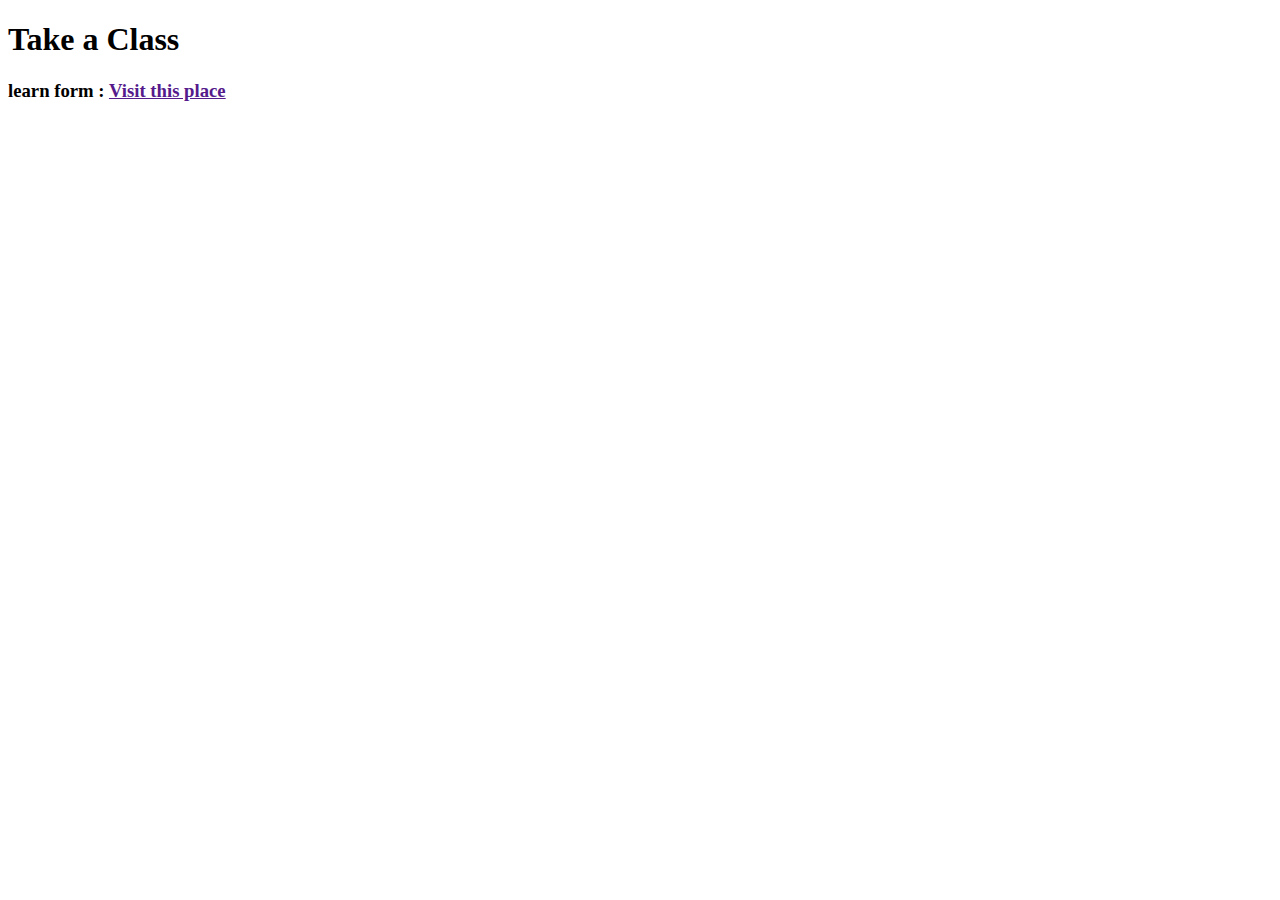
<file: api2/index.html>
<!DOCTYPE html>
<html lang="en">
  <head>
    <meta charset="UTF-8" />
    <meta name="viewport" content="width=device-width, initial-scale=1.0" />
    <title>fun with api</title>
  </head>
  <body>
    <h1 id="activity">Take a Class</h1>
    <h3>
      learn form :
      <a id="activity" href="">Visit this place</a>
    </h3>

    <script src="app.js"></script>
  </body>
</html>
</file>
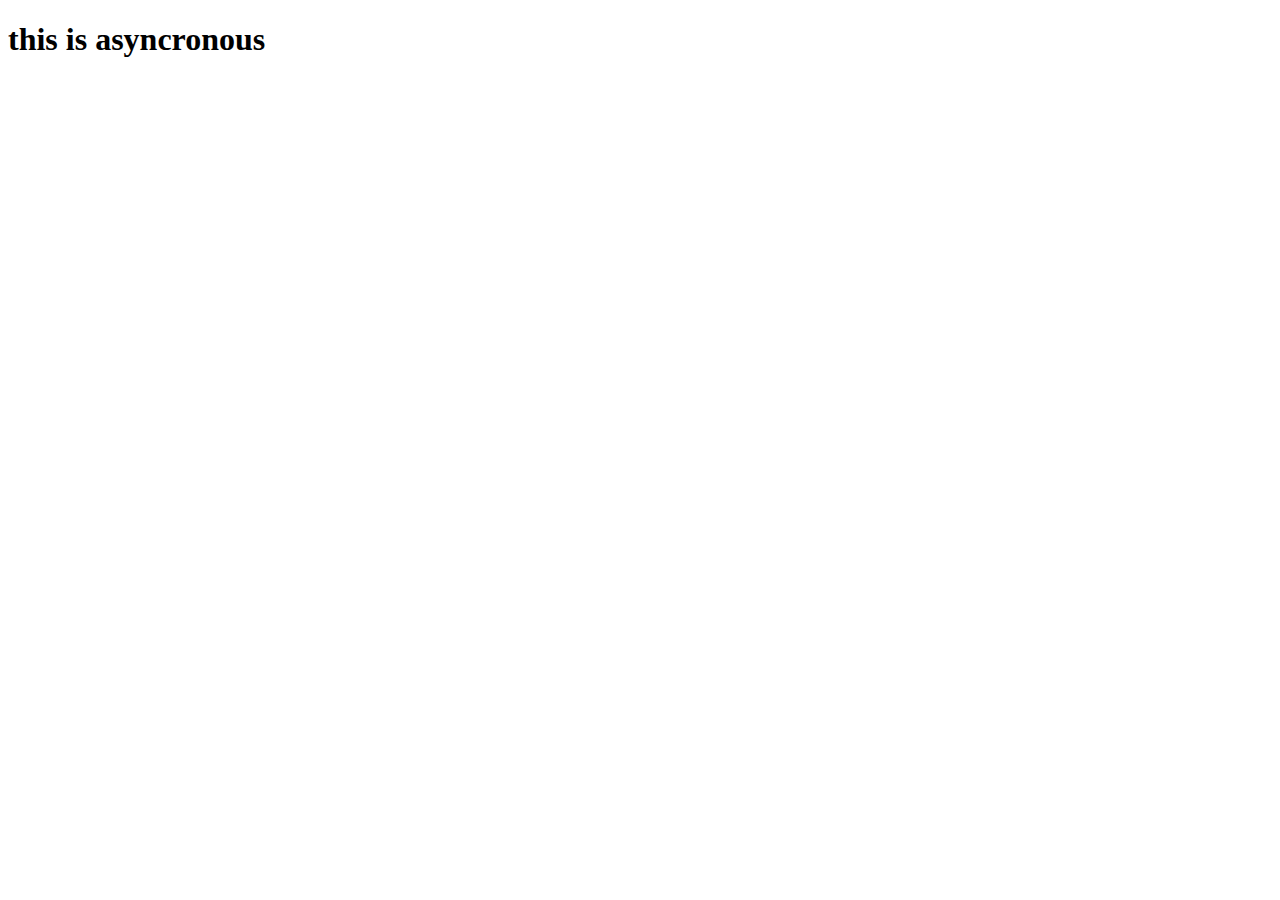
<file: async-await/index.html>
<!DOCTYPE html>
<html lang="en">
  <head>
    <meta charset="UTF-8" />
    <meta name="viewport" content="width=device-width, initial-scale=1.0" />
    <title>Document</title>
  </head>
  <body>
    <h1>this is asyncronous</h1>
    <ul id="my-list"></ul>

    <script src="./async.js"></script>
  </body>
</html>
</file>
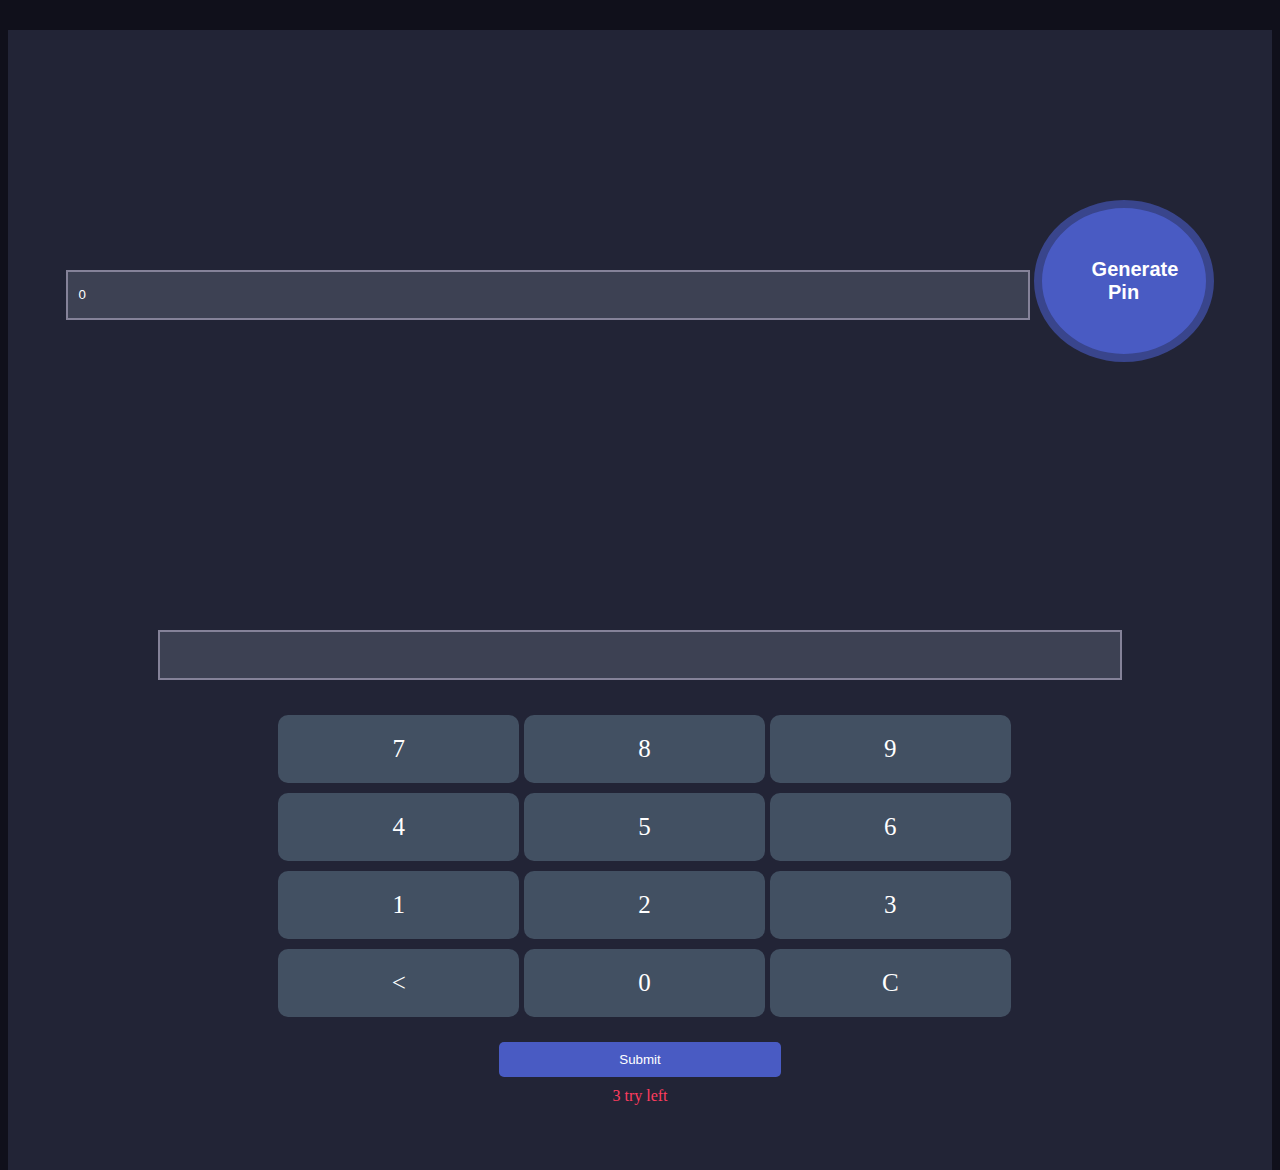
<file: pinMatcher/index.html>
<!DOCTYPE html>
<html lang="en">
<head>
    <meta charset="UTF-8">
    <meta name="viewport" content="width=device-width, initial-scale=1.0">
    <title>Pin Generator</title>
    <link rel="stylesheet" href="https://stackpath.bootstrapcdn.com/bootstrap/4.5.0/css/bootstrap.min.css" integrity="sha384-9aIt2nRpC12Uk9gS9baDl411NQApFmC26EwAOH8WgZl5MYYxFfc+NcPb1dKGj7Sk" crossorigin="anonymous">
    <link rel="stylesheet" href="style.css">
</head>
<body>
    <div class="container">
        <div class="row">
            <div class="col-md-6">
                <div class="pin-generator half-width">
                    <input id="show-pin" class="form-control" type="text" value="0">
                    <button onclick="genaratedPin()" class="generate-btn">Generate Pin</button>
                </div>
            </div>
            <div class="col-md-6">
                <div class="input-section half-width">
                    <input id="typed-pin" class="form-control" type="text">
                    <div class="numbers">
                        <div id="digits-container" class="calc-body">
                            <div class="calc-button-row">
                              <div class="button">7</div>
                              <div class="button">8</div>
                              <div class="button">9</div>
                            </div>
                            <div class="calc-button-row">
                              <div class="button">4</div>
                              <div class="button">5</div>
                              <div class="button">6</div>
                            </div>
                            <div class="calc-button-row">
                              <div class="button">1</div>
                              <div class="button">2</div>
                              <div class="button">3</div>
                            </div>
                            <div class="calc-button-row">
                                <div class="button"><</div>
                                <div class="button">0</div>
                                <div class="button">C</div>
                            </div>
                            <div>
                                <button onclick="verifyPin()" type="submit" class="submit-btn">Submit</button>
                                <p class="action-left">3 try left</p>
                            </div>
                    </div>
                </div>
            </div>
        </div>
        <div class="notify-section">
            <p id="not-matched" class="notify">❌ Pin Didn't Match, Please try again</p>
            <p id="matched" class="notify">✅ Pin Matched... Secret door is opening for you</p>
        </div>
    </div>

    <script src="main.js"></script>
</body>
</html>
</file>
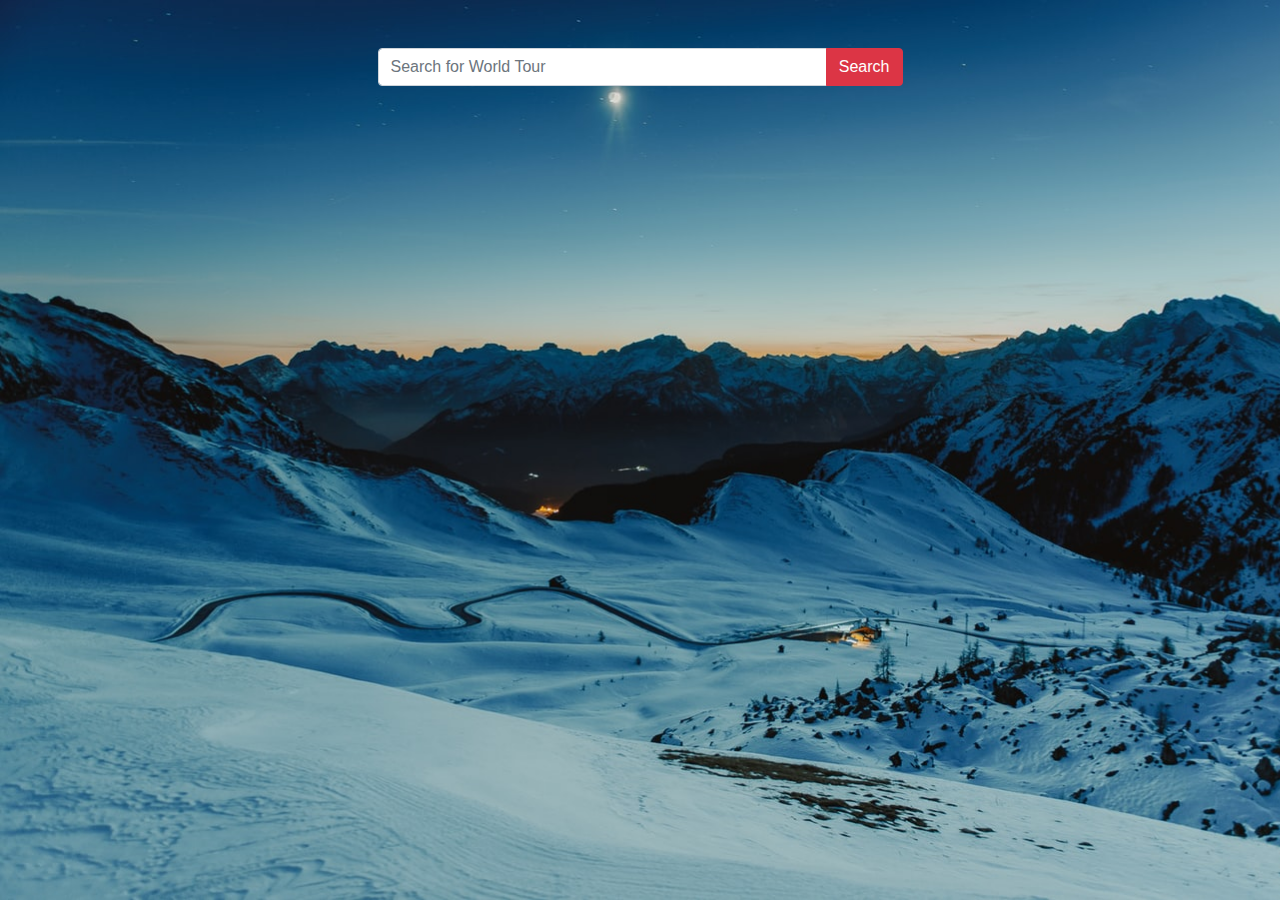
<file: restCountries/index.html>
<!DOCTYPE html>
<html lang="en">
  <head>
    <title>Explore The World</title>
    <!-- Required meta tags -->
    <meta charset="utf-8" />
    <meta
      name="viewport"
      content="width=device-width, initial-scale=1, shrink-to-fit=no"
    />

    <!-- Bootstrap CSS -->
    <link
      rel="stylesheet"
      href="https://stackpath.bootstrapcdn.com/bootstrap/4.3.1/css/bootstrap.min.css"
    />
    <style>
      body {
        background: url(images/bg-image.jpg) no-repeat;
        background-size: cover;
        height: 100vh;
      }
    </style>
  </head>

  <body>
    <div class="container">
      <form class="col-md-6 m-auto py-5">
        <div class="input-group mb-3">
          <input
            id="input"
            type="text"
            class="form-control"
            placeholder="Search for World Tour"
          />
          <div class="input-group-append">
            <button
              id="search-button"
              type="button"
              class="btn btn-danger"
              data-bs-toggle="modal"
              data-bs-target="#exampleModal"
            >
              Search
            </button>
          </div>
        </div>
      </form>

      <!-- modal -->
      <div
        class="modal fade"
        id="exampleModal"
        tabindex="-1"
        aria-labelledby="exampleModalLabel"
        aria-hidden="true"
      >
        <div class="modal-dialog">
          <div class="modal-content">
            <div class="modal-body">
              <span><i class="fas fa-check-circle fa-4x"></i></span>
              <h1 class="text-center"><span id="title"></span></h1>
              <h2>Capital : <span id="capital"></span></h2>
              <h4>Popultaion : <span id="population"></span></h4>
              <h4>Region : <span id="region"></span></h4>
              <h4>altSpellings : <span id="alt"></span></h4>
              <h4>Langauge : <span id="language"></span></h4>
              <h4>NativeName : <span id="native"></span></h4>
              <p class="text-center">--Thank You--</p>
            </div>
            <div class="modal-footer">
              <button
                type="button"
                class="btn btn-secondary"
                data-bs-dismiss="modal"
              >
                Close
              </button>
            </div>
          </div>
        </div>
      </div>
    </div>

    <script src="app.js"></script>
    <script
      src="https://cdn.jsdelivr.net/npm/@popperjs/core@2.5.4/dist/umd/popper.min.js"
      integrity="sha384-q2kxQ16AaE6UbzuKqyBE9/u/KzioAlnx2maXQHiDX9d4/zp8Ok3f+M7DPm+Ib6IU"
      crossorigin="anonymous"
    ></script>
    <script
      src="https://cdn.jsdelivr.net/npm/bootstrap@5.0.0-beta1/dist/js/bootstrap.min.js"
      integrity="sha384-pQQkAEnwaBkjpqZ8RU1fF1AKtTcHJwFl3pblpTlHXybJjHpMYo79HY3hIi4NKxyj"
      crossorigin="anonymous"
    ></script>
  </body>
</html>
</file>
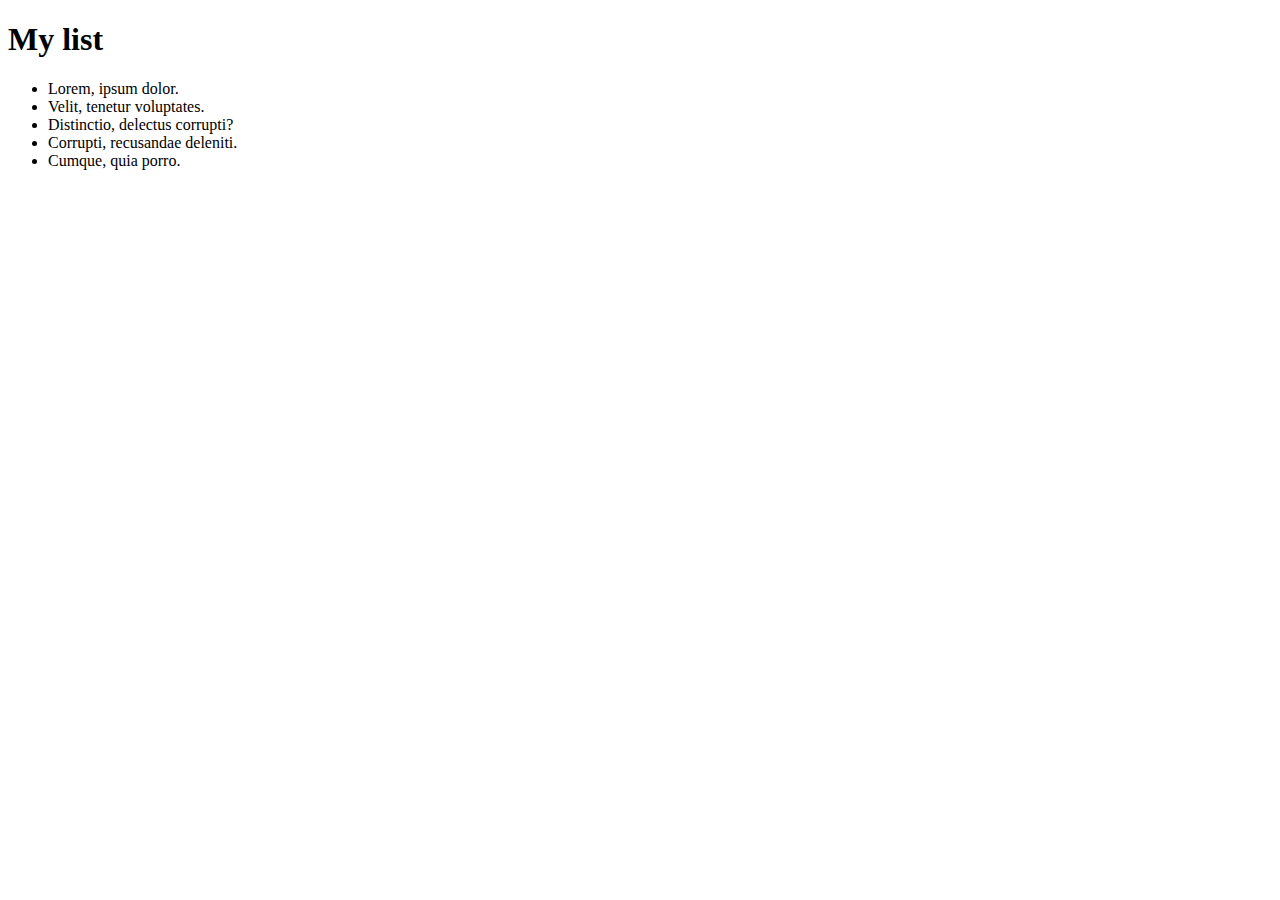
<file: DOM/bubble/index.html>
<!DOCTYPE html>
<html lang="en">
  <head>
    <meta charset="UTF-8" />
    <meta name="viewport" content="width=device-width, initial-scale=1.0" />
    <title>Document</title>
  </head>
  <body>
    <div id="container">
      <h1>My list</h1>
      <ul id="myList">
        <li id="first-list" class="item">Lorem, ipsum dolor.</li>
        <li class="item">Velit, tenetur voluptates.</li>
        <li class="item">Distinctio, delectus corrupti?</li>
        <li class="item">Corrupti, recusandae deleniti.</li>
        <li class="item">Cumque, quia porro.</li>
      </ul>
    </div>

    <script src="app.js"></script>
  </body>
</html>
</file>
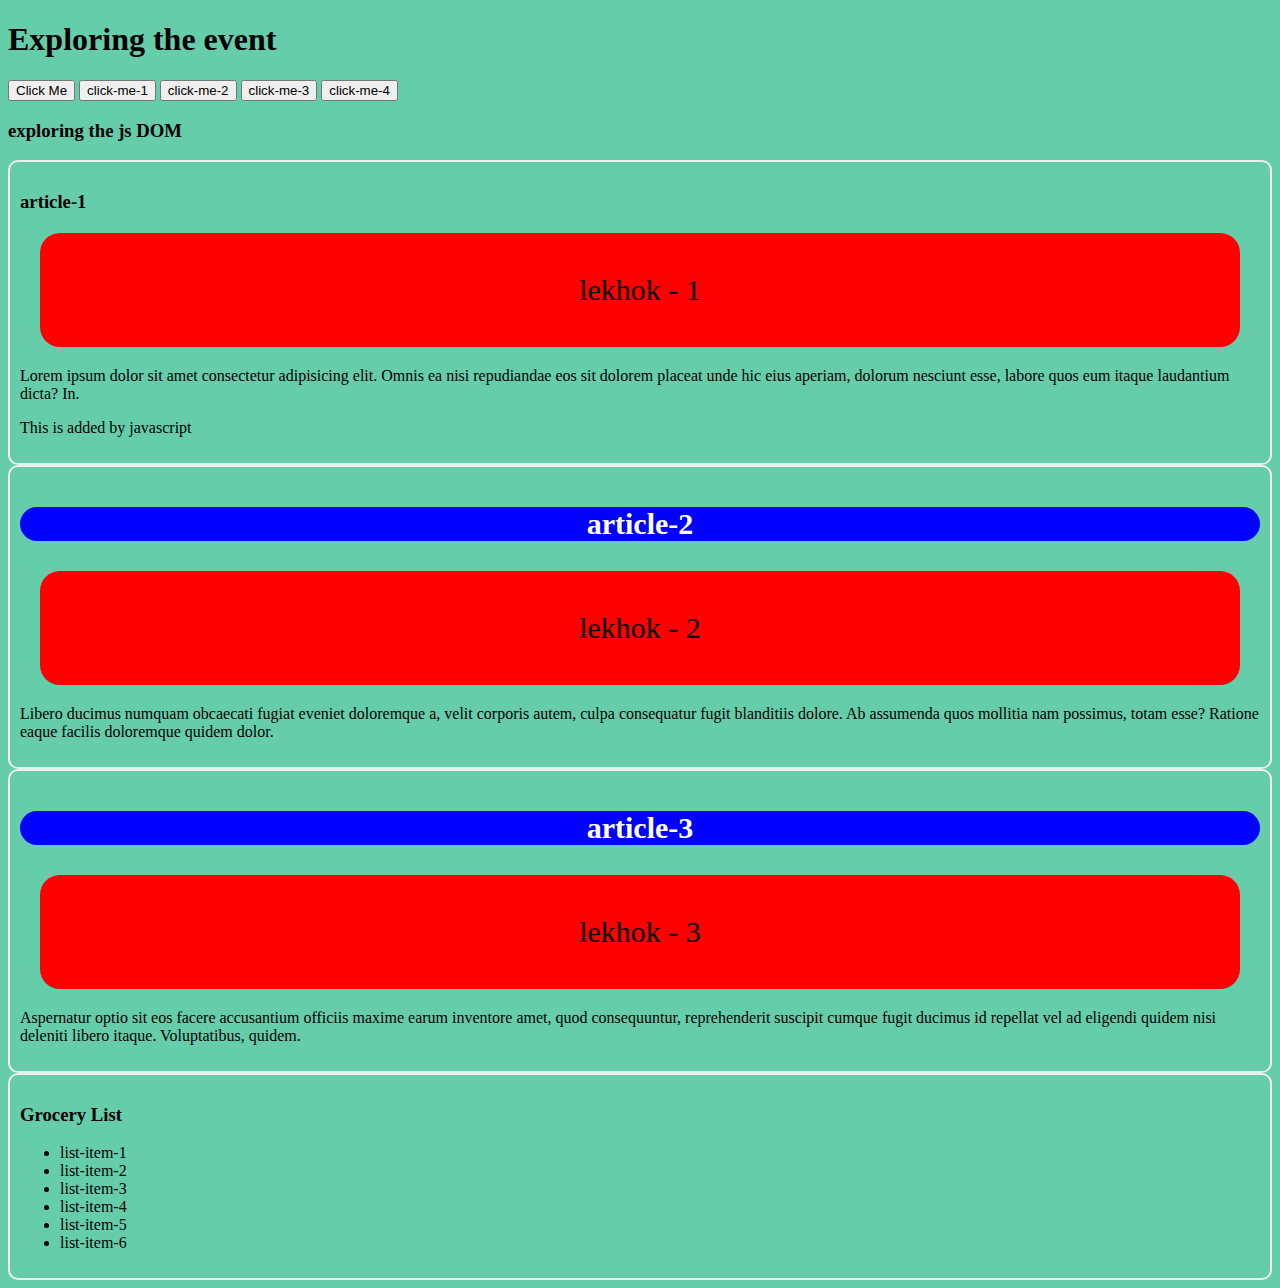
<file: DOM/intro/index.html>
<!DOCTYPE html>
<html lang="en">
  <head>
    <meta charset="UTF-8" />
    <meta name="viewport" content="width=device-width, initial-scale=1.0" />
    <title>Document Object Model</title>
    <link rel="stylesheet" href="style.css" />
  </head>
  <body>
    <h1 onclick="handClick()">Exploring the event</h1>
    <button onclick="handClick()">Click Me</button>
    <button>click-me-1</button>
    <button id="second-button">click-me-2</button>
    <button>click-me-3</button>
    <button id="last-button">click-me-4</button>

    <main>
      <section>
        <h3>exploring the js DOM</h3>
        <article id="first-article">
          <h3>article-1</h3>
          <p class="author">author-1</p>
          <p class="description">
            Lorem ipsum dolor sit amet consectetur adipisicing elit. Omnis ea
            nisi repudiandae eos sit dolorem placeat unde hic eius aperiam,
            dolorum nesciunt esse, labore quos eum itaque laudantium dicta? In.
          </p>
        </article>
        <article class="special">
          <h3>article-2</h3>
          <p class="author">author-2</p>
          <p class="description">
            Libero ducimus numquam obcaecati fugiat eveniet doloremque a, velit
            corporis autem, culpa consequatur fugit blanditiis dolore. Ab
            assumenda quos mollitia nam possimus, totam esse? Ratione eaque
            facilis doloremque quidem dolor.
          </p>
        </article>
        <article class="special">
          <h3>article-3</h3>
          <p class="author">author-3</p>
          <p class="description">
            Aspernatur optio sit eos facere accusantium officiis maxime earum
            inventore amet, quod consequuntur, reprehenderit suscipit cumque
            fugit ducimus id repellat vel ad eligendi quidem nisi deleniti
            libero itaque. Voluptatibus, quidem.
          </p>
        </article>
        <article>
          <h3>Grocery List</h3>
          <ul>
            <li>list-item-1</li>
            <li>list-item-2</li>
            <li>list-item-3</li>
            <li>list-item-4</li>
            <li>list-item-5</li>
          </ul>
        </article>
      </section>
    </main>

    <script src="./app.js"></script>
  </body>
</html>
</file>
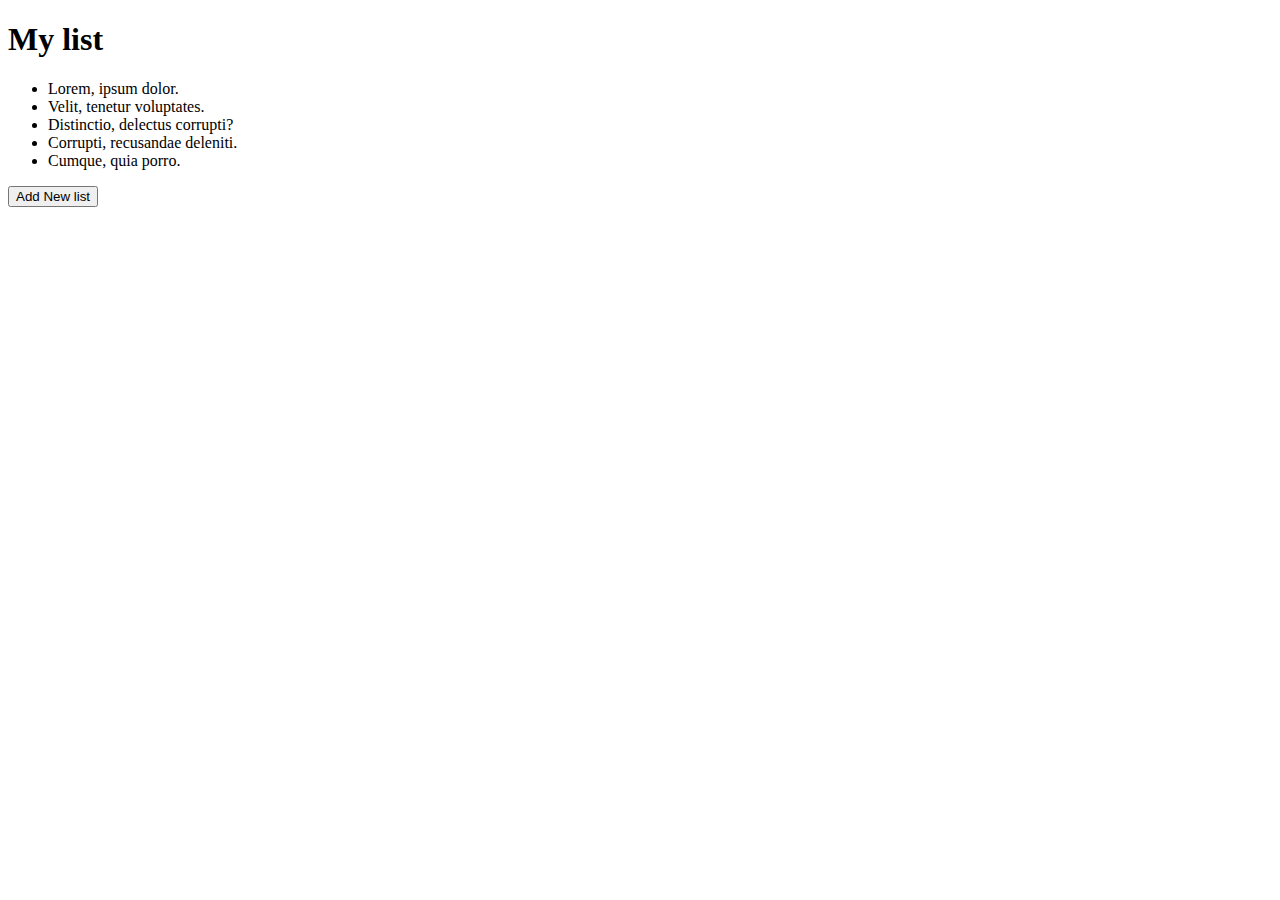
<file: DOM/stopBubble/index.html>
<!DOCTYPE html>
<html lang="en">
  <head>
    <meta charset="UTF-8" />
    <meta name="viewport" content="width=device-width, initial-scale=1.0" />
    <title>Document</title>
  </head>
  <body>
    <div id="container">
      <h1>My list</h1>
      <ul id="myList">
        <li id="first-list" class="item">Lorem, ipsum dolor.</li>
        <li class="item">Velit, tenetur voluptates.</li>
        <li class="item">Distinctio, delectus corrupti?</li>
        <li class="item">Corrupti, recusandae deleniti.</li>
        <li class="item">Cumque, quia porro.</li>
      </ul>
      <button id="addNew">Add New list</button>
    </div>

    <script src="app.js"></script>
  </body>
</html>
</file>
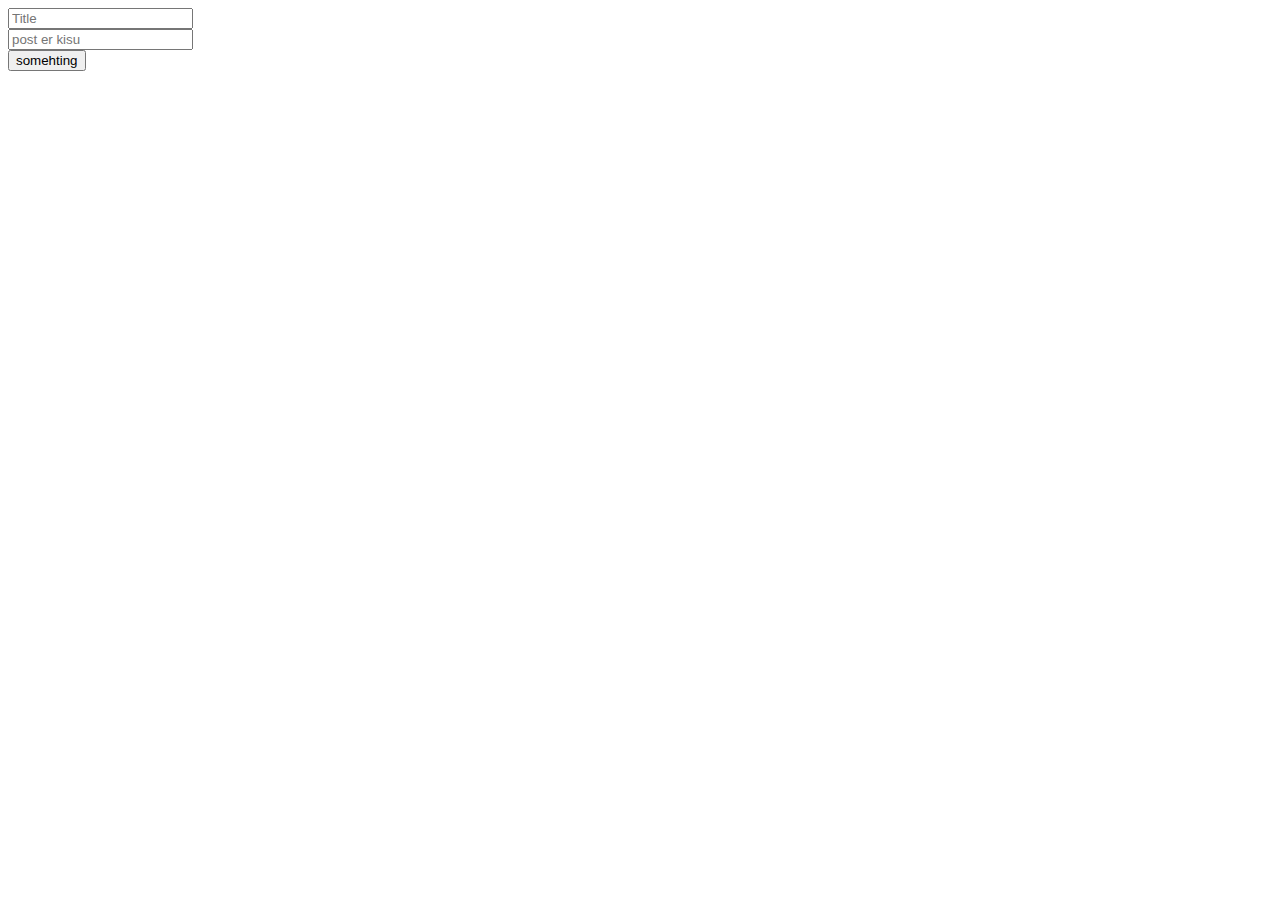
<file: api/send.html>
<!DOCTYPE html>
<html lang="en">
  <head>
    <meta charset="UTF-8" />
    <meta name="viewport" content="width=device-width, initial-scale=1.0" />
    <title>Document</title>
  </head>
  <body>
    <input id="title" type="text" placeholder="Title" />
    <br />
    <input id="body" type="text" placeholder="post er kisu" />
    <br />
    <button id="submit">somehting</button>

    <script src="send.js"></script>
  </body>
</html>
</file>
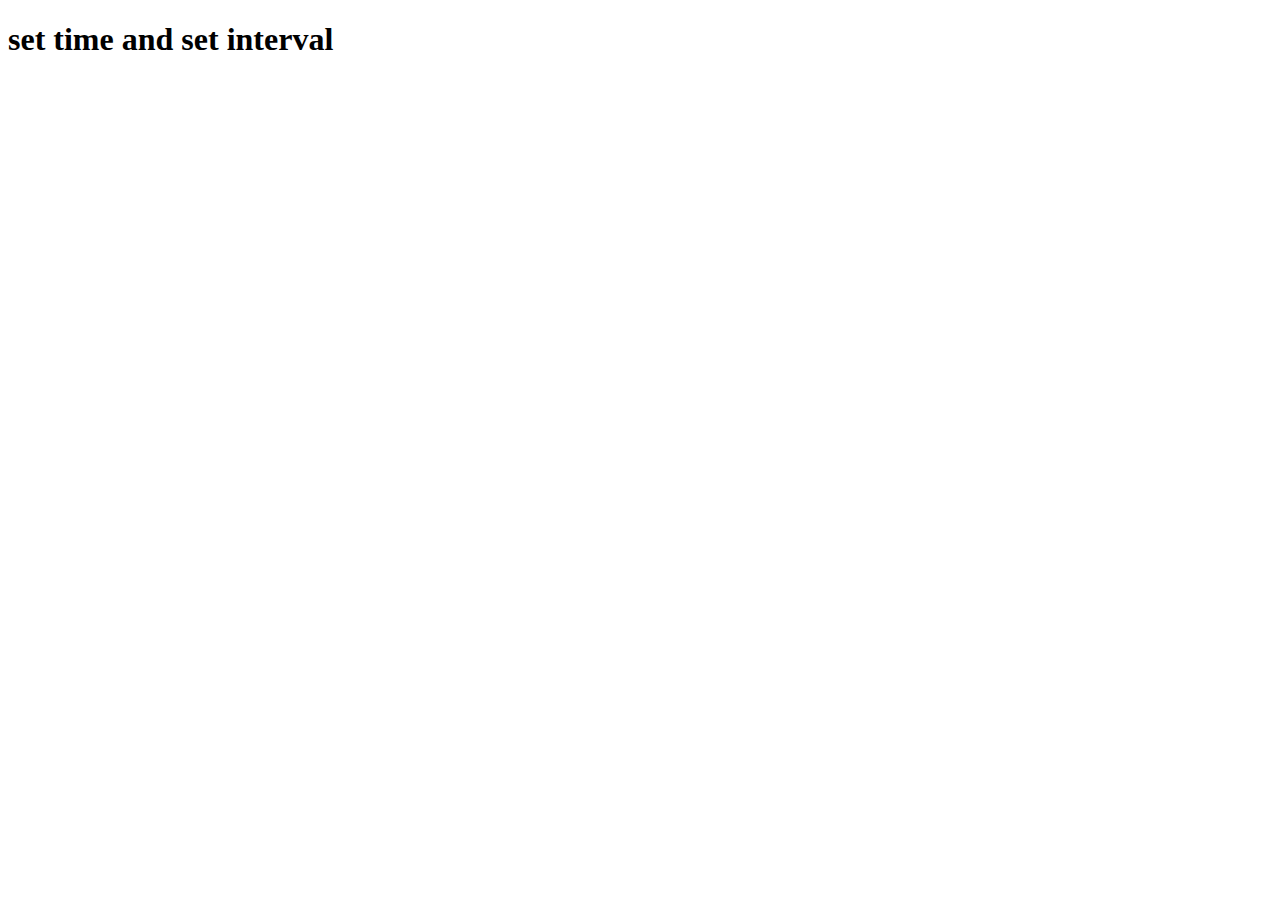
<file: async-await/set.html>
<!DOCTYPE html>
<html lang="en">
  <head>
    <meta charset="UTF-8" />
    <meta name="viewport" content="width=device-width, initial-scale=1.0" />
    <title>Document</title>
  </head>
  <body>
    <h1>set time and set interval</h1>

    <script src="./set.js"></script>
  </body>
</html>
</file>
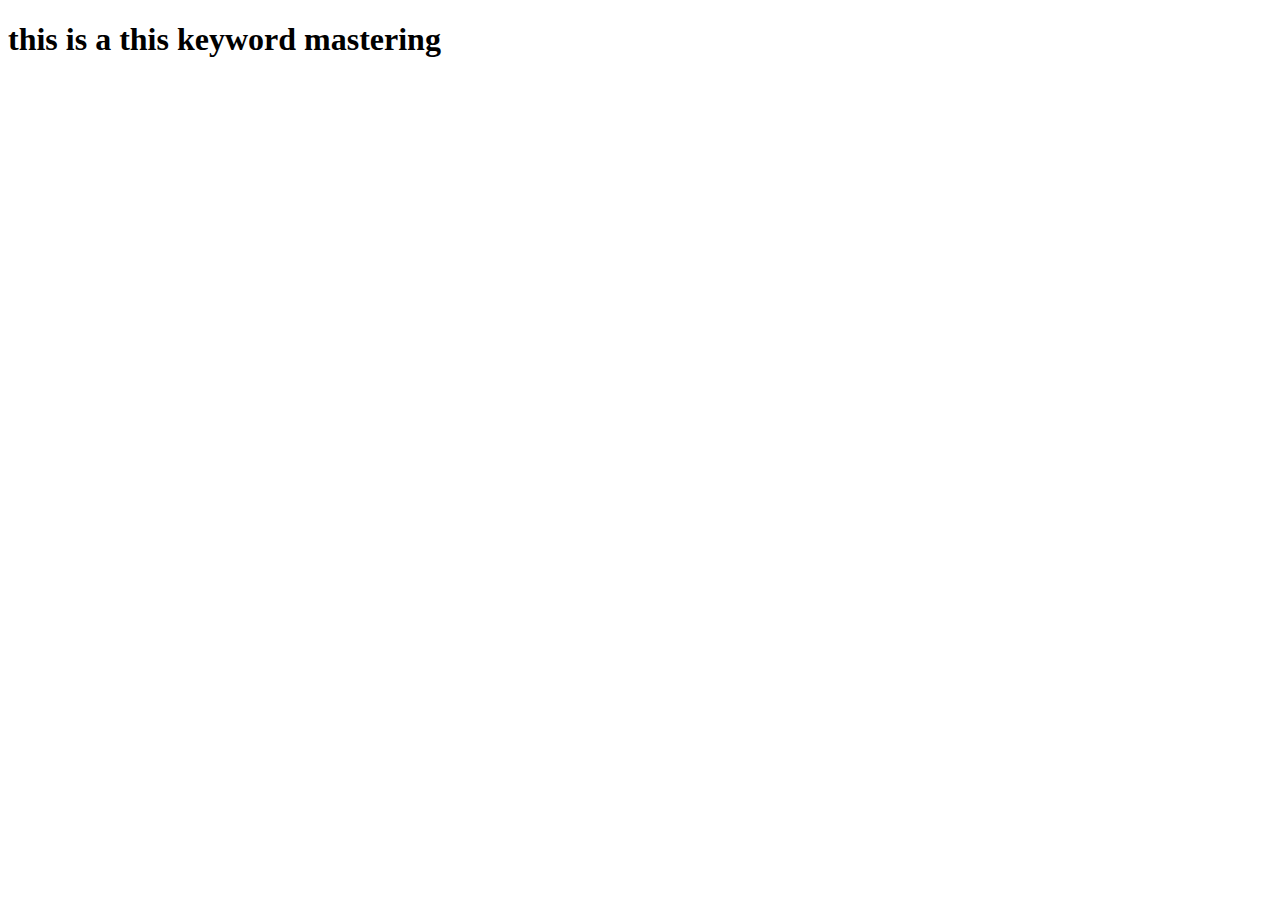
<file: object/this.html>
<!DOCTYPE html>
<html lang="en">
  <head>
    <meta charset="UTF-8" />
    <meta name="viewport" content="width=device-width, initial-scale=1.0" />
    <title>Document</title>
  </head>
  <body>
    <h1>this is a this keyword mastering</h1>

    <script src="./this.js"></script>
  </body>
</html>
</file>
<file: pinMatcher/style.css>
* {
  box-sizing: border-box;
}
body {
  background: #10101b;
  height: 100vh;
}
.container {
  margin-top: 30px;
}

.half-width {
  height: 570px;
  background: #222436;
  padding: 30px;
  text-align: center;
}
.generate-btn {
  margin-top: 140px;
  width: 180px;
  padding: 50px;
  border-radius: 50%;
  border: 8px solid #39458c;
  background-color: #495bc3;
  color: #ffffff;
  font-weight: bold;
  font-size: 20px;
  text-align: center;
}
.generate-btn:focus {
  outline: none;
  box-shadow: none;
}

input[type='text'] {
  background-color: #3d4153;
  padding: 10px 0px;
  color: #ffffff;
  width: 80%;
  margin: 0 auto;
  border: 2px solid #858299;
  height: 50px;
  padding: 10px;
}
input[type='text']:focus {
  background-color: #3d4153;
  color: #fff;
  font-size: 20px;
}
.numbers {
  margin: 30px 0;
}

.calc-typed {
  margin-top: 20px;
  font-size: 45px;
  text-align: right;
  color: #fff;
}

.calc-button-row {
  width: 100%;
}

.button {
  width: 20%;
  background: #425062;
  color: #fff;
  padding: 20px 0;
  margin: 5px;
  display: inline-block;
  font-size: 25px;
  text-align: center;
  vertical-align: middle;
  margin-right: -4px;
  border-radius: 10px;
  cursor: pointer;
}
.blink-me {
  color: #e0b612;
}
.submit-btn {
  border: none;
  margin-top: 20px;
  padding: 10px 120px;
  border-radius: 5px;
  background: #495bc3;
  color: #fff;
}
.notify {
  color: #fff;
  text-align: center;
  margin: 0 auto;
  background: #222436;
  margin-top: 20px;
  border-radius: 15px;
  padding: 5px 20px;
}
.notify-section {
  width: 35%;
  margin: 0 auto;
}
.action-left {
  color: #ff3c5f;
  margin-top: 10px;
}

#not-matched,
#matched {
  /* position: absolute;
  top: 50%;
  left: 50%;
  transform: translate(-50%, -50%); */
  display: none;
}
</file>
<file: DOM/intro/style.css>
body {
  background-color: mediumaquamarine;
}

article {
  border: 2px solid #eee;
  padding: 10px;
  border-radius: 10px;
}
</file>
